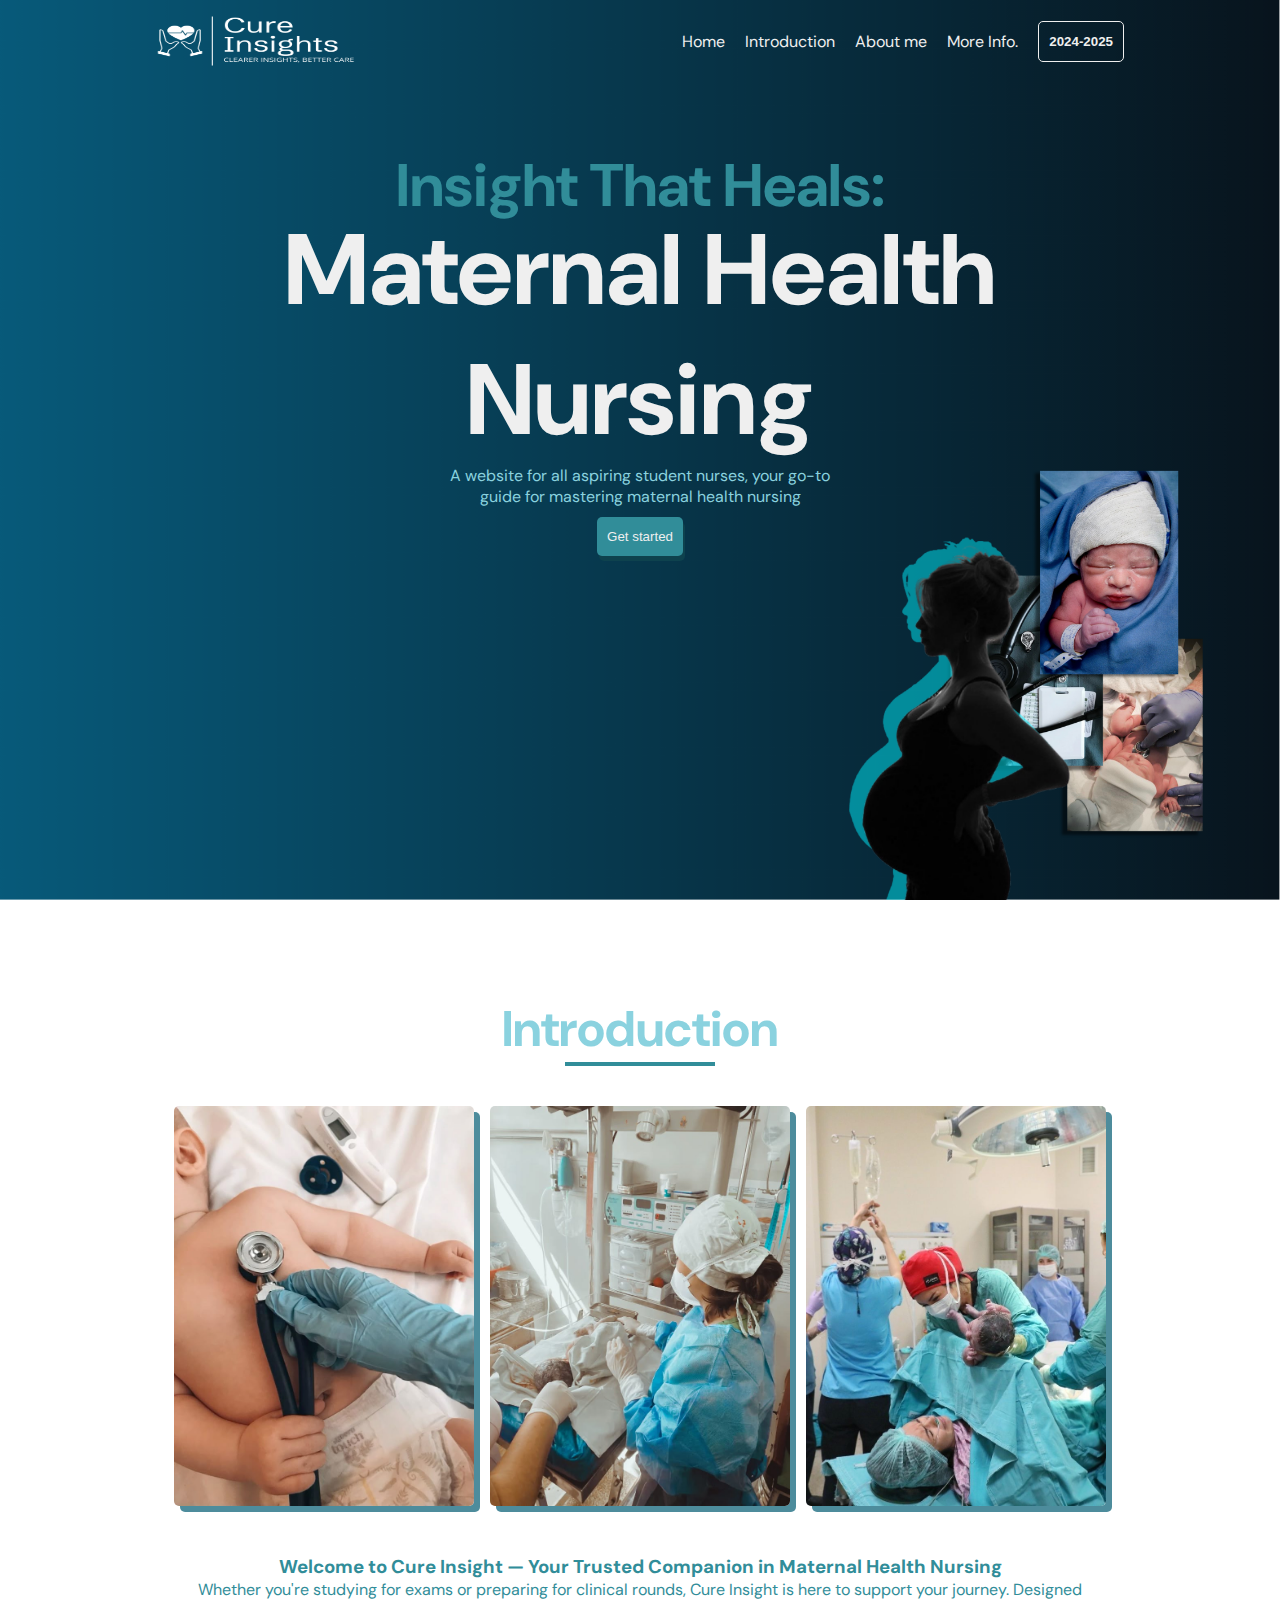
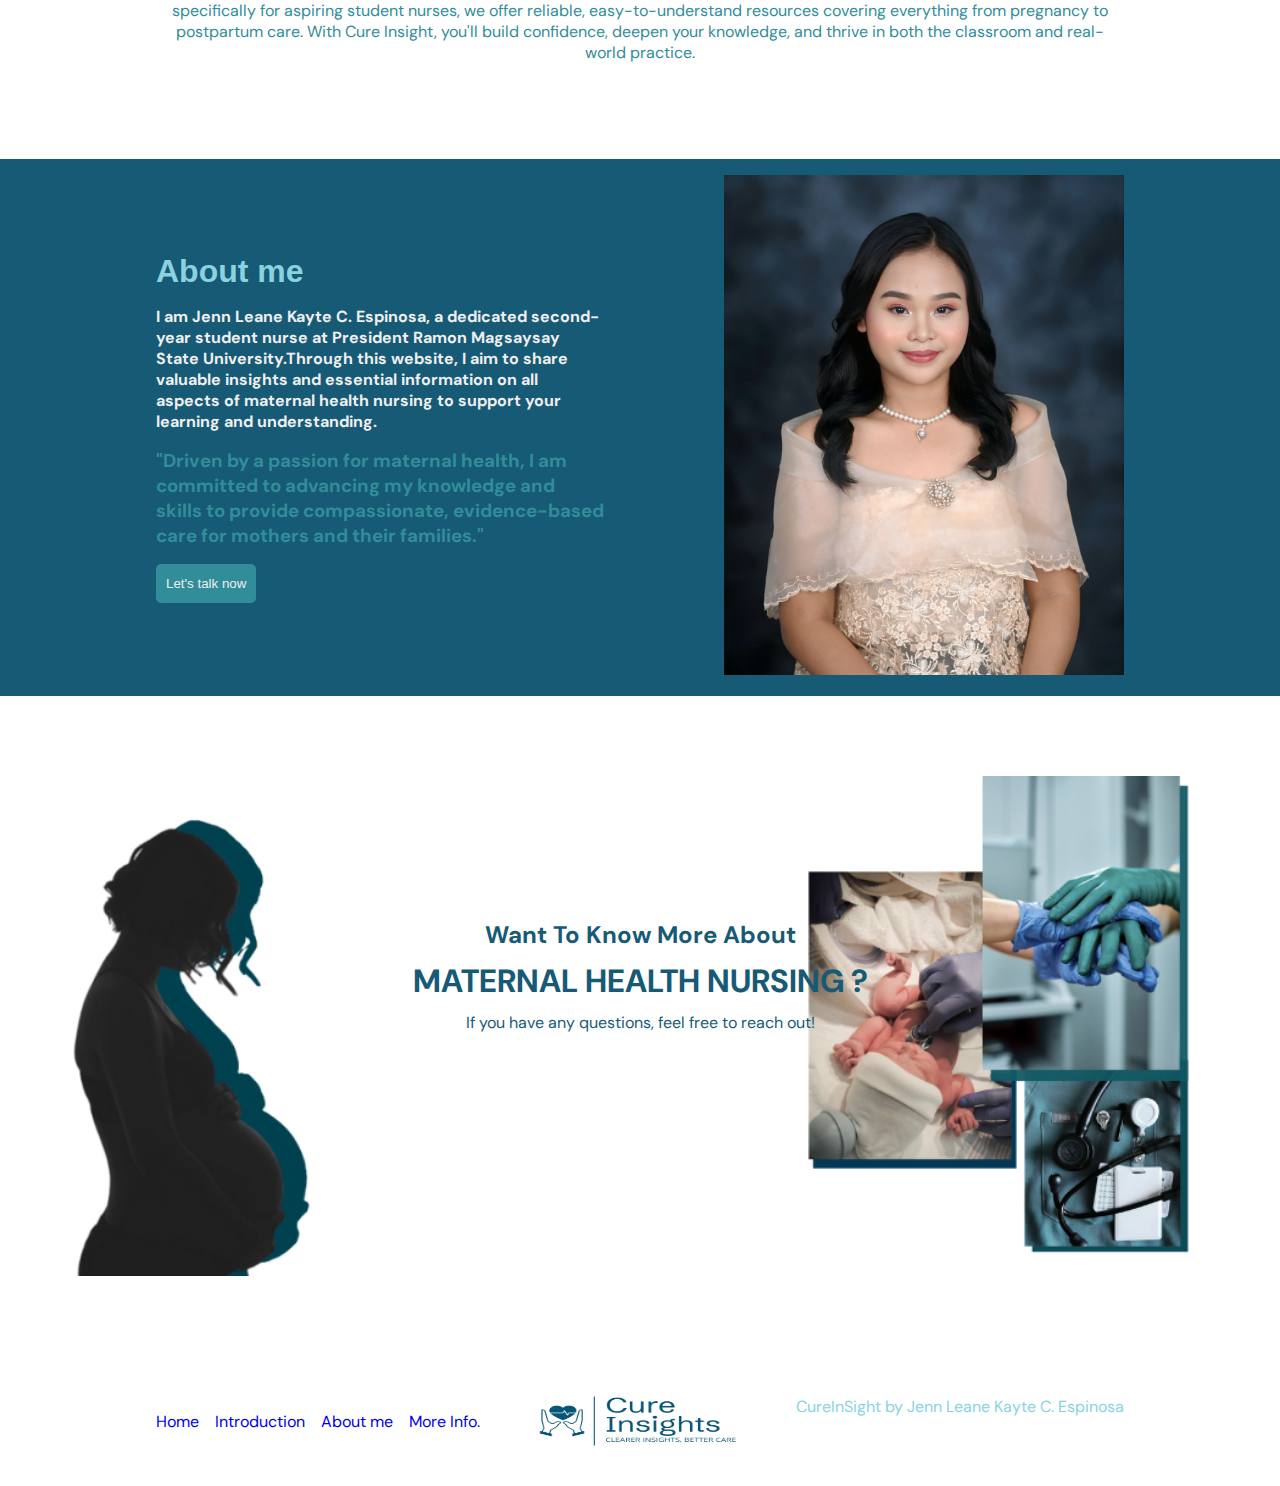
<file: index.html>
<!DOCTYPE html>
<html lang="en">
    <head>  
        <meta charset="UTF-8"/>
        <meta name="viewport" content="with=device-width, initial-scale=1.0"/>
        <title>Cure inSight </title>
        <link rel="stylesheet" href="mystyle.css"/>
    </head>
    <body>
       <div id="main">
        <div class="container">
          <nav>
            <img src="cureinsight.png"  height="50px" width="200px"  class="mainlogo">
            <ul class="nav-list">
              <li><a href="Home.html">Home</a></li>
              <li><a href="Introduction.html">Introduction</a></li>
              <li><a href="About Me.html">About me</a></li>
              <li><a href="More Info.html">More Info.</a></li>
              <li><button class="btn btn-secondary">2024-2025</button></li>
            </ul>
            <img src="menubutton.png" class="menu-btn">
          </nav>
        <div class="main-content">
          <h1 class="intro-heading">Insight That Heals:</h1>
          <h1 class="main-heading">Maternal Health Nursing</h1>
          <p> 
            A website for all aspiring student nurses,
             your go-to guide for mastering maternal health nursing
          </p>
          <a href="getstarted.html"><button class="btn btn-primary">Get started</button></a> 
        </div>
        </div>
        </div>
      </section>
       <section id="Introduction">
         <div class="container">
          <div class="section-title">
            <h1>Introduction</h1>
            <div class="line"></div>
          <div class="Introduction">
            <div class="picture1">
            <img src="jen28.jpg" height="400px" width="300px">
            <img src="jen37.jpg"height="400px" width="300px">
            <img src="jen29.jpg"height="400px" width="300px">
          </div>
           </div>
           <div class="intro-head">
            <h3 class="intro">Welcome to Cure Insight — Your Trusted Companion in Maternal Health Nursing</h3>
            <p> Whether you're studying for exams or preparing for clinical rounds, Cure Insight is here to support your journey. 
              Designed specifically for aspiring student nurses, we offer reliable, easy-to-understand resources covering everything 
              from pregnancy to postpartum care. With Cure Insight, you'll build confidence,
              deepen your knowledge, and thrive in both the classroom and real-world practice.</p>
              </div>

              </div>
         
  
       </section>
       <section id="About-me">
        <div class="container">
        <div class="about-content">
          <h1>About me</h1>
          <h4> I am Jenn Leane Kayte C. Espinosa, a dedicated second-year student nurse
             at President Ramon Magsaysay State University.Through this website, 
             I aim to share valuable insights and essential information on all aspects of maternal health nursing to support your 
             learning and understanding.

 </h4>
             <h3 class="waw" >"Driven by a passion for maternal health, I am committed to advancing my knowledge
               and skills to provide compassionate, evidence-based care for mothers and their families."</h3>
               <button class="btn btn-tertiary">Let's talk now</button>
               </div>
       
        <div class="about-image">
          <img src="profile 2.jpg" height="500px" width="400px">
     
            </div>
          </div>
       </section>

      <section id="More-Infos">
        <div class="container">
          <h2> Want To Know More About</h2>
          <h1> MATERNAL HEALTH NURSING ?</h1>
          <p> If you have any questions, feel free to reach out!</p>
        </div>
      </section>
      <footer>
        <div class="container">
          <ul class="footer-links">
             <li><a href="Home.html">Home</a></li>
              <li><a href="Introduction.html">Introduction</a></li>
              <li><a href="About Me.html">About me</a></li>
              <li><a href="More Info.html">More Info.</a></li>
          </ul>
          <img src="cureinsightlogoblue.png" height="50px" width="200px" class="footerlogo">
          <p> CureInSight by Jenn Leane Kayte C. Espinosa</p>
        </div>
      </footer>
      <script>
        const navbtn = document.querySelector('.menu-btn')
        const navList = document.querySelector('.nav-list')

        navBtn.addEventListener('click', function(){
          navList.classList.toggle('active')} )
      </script>

      </body>
      </html>
</file>
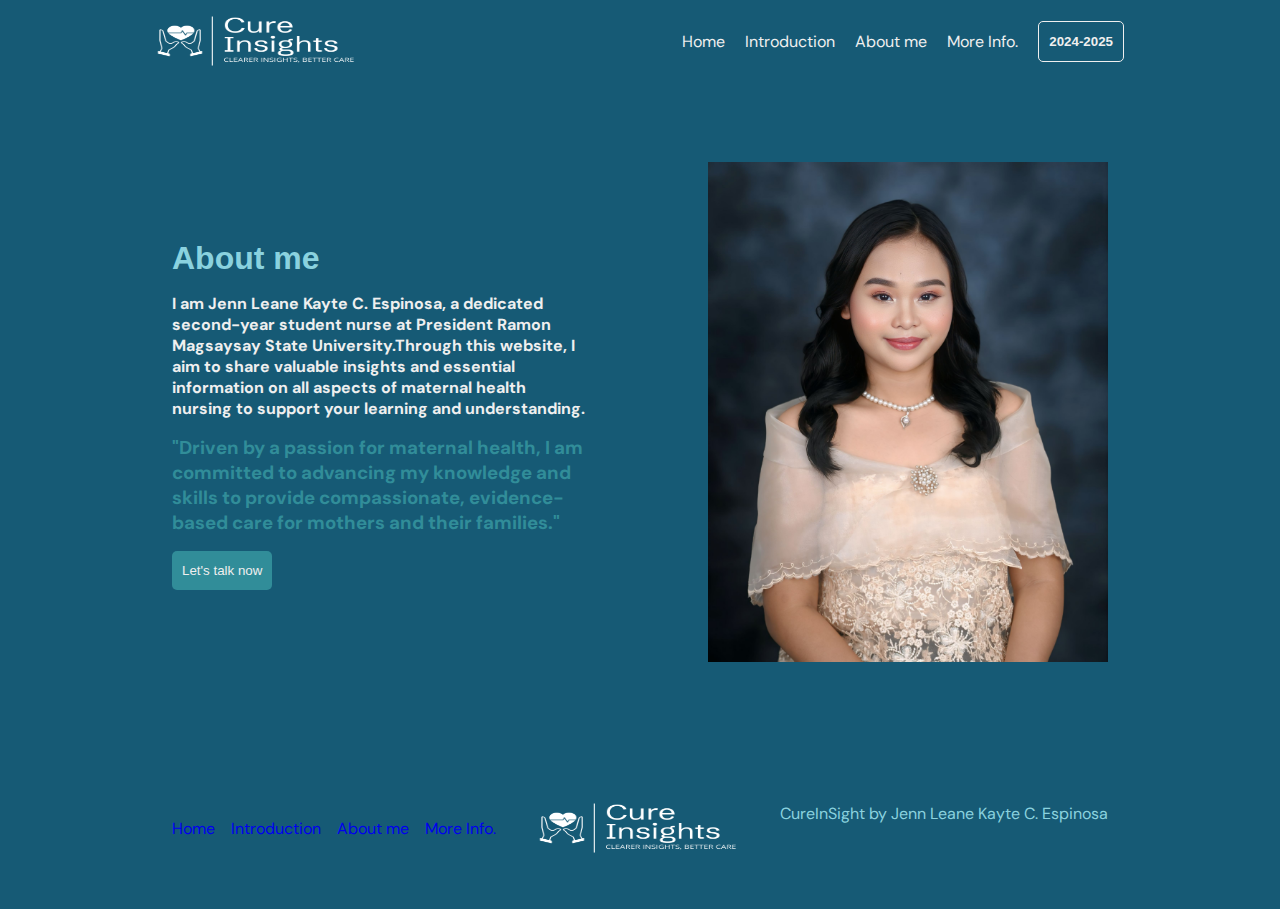
<file: About Me.html>
<!DOCTYPE html>
<html lang="en">
    <head>  
        <meta charset="UTF-8"/>
        <meta name="viewport" content="with=device-width, initial-scale=1.0"/>
        <title>Cure inSight </title>
        <link rel="stylesheet" href="mystyle.css"/>
    </head>
    <body>
       <div id="main2">
        <div class="container">
          <nav>
            <img src="cureinsight.png"  height="50px" width="200px"  class="mainlogo">
            <ul class="nav-list">
              <li><a href="Home.html">Home</a></li>
              <li><a href="Introduction.html">Introduction</a></li>
              <li><a href="About Me.html">About me</a></li>
              <li><a href="More Info.html">More Info.</a></li>
              <li><button class="btn btn-secondary">2024-2025</button></li>
            </ul>
            <img src="menubutton.png" class="menu-btn">
          </nav>
          <section id="About-me">
        <div class="container">
        <div class="about-content">
          <h1>About me</h1>
          <h4> I am Jenn Leane Kayte C. Espinosa, a dedicated second-year student nurse
             at President Ramon Magsaysay State University.Through this website, 
             I aim to share valuable insights and essential information on all aspects of maternal health nursing to support your 
             learning and understanding.

 </h4>
             <h3 class="waw" >"Driven by a passion for maternal health, I am committed to advancing my knowledge
               and skills to provide compassionate, evidence-based care for mothers and their families."</h3>
               <button class="btn btn-tertiary">Let's talk now</button>
               </div>
       
        <div class="about-image">
          <img src="profile 2.jpg" height="500px" width="400px">
     
            </div>
          </div>
       </section>
          <footer>
        <div class="container">
          <ul class="footer-links">
             <li><a href="Home.html">Home</a></li>
              <li><a href="Introduction.html">Introduction</a></li>
              <li><a href="About Me.html">About me</a></li>
              <li><a href="More Info.html">More Info.</a></li>
          </ul>
          <img src="cureinsight.png" height="50px" width="200px" class="footerlogo">
          <p> CureInSight by Jenn Leane Kayte C. Espinosa</p>
        </div>
      </footer>
      <script>
        const navbtn = document.querySelector('.menu-btn')
        const navList = document.querySelector('.nav-list')

        navBtn.addEventListener('click', function(){
          navList.classList.toggle('active')} )
      </script>

      </body>
      </html>
</file>
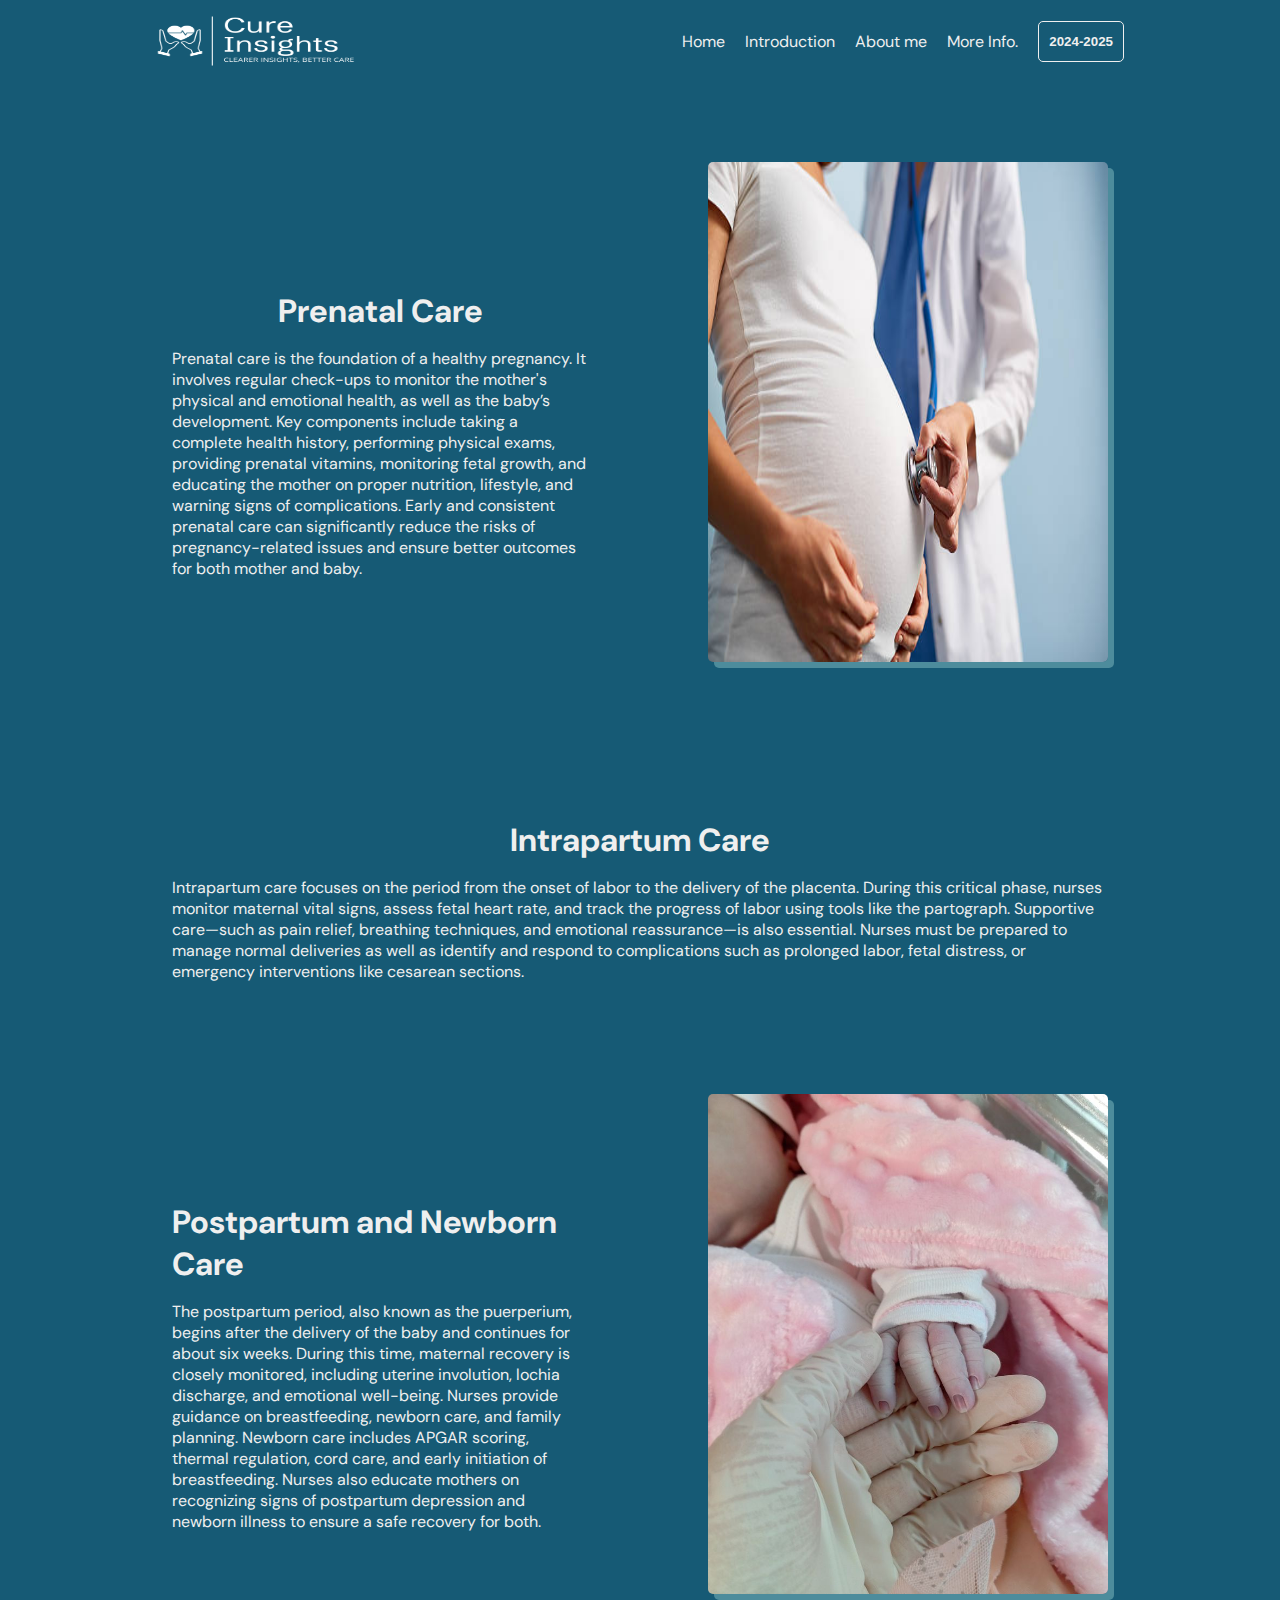
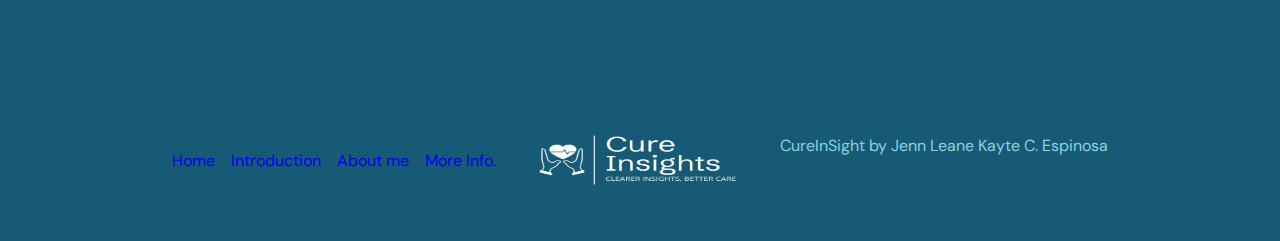
<file: getstarted.html>
<!DOCTYPE html>
<html lang="en">
    <head>  
        <meta charset="UTF-8"/>
        <meta name="viewport" content="with=device-width, initial-scale=1.0"/>
        <title>Cure inSight </title>
        <link rel="stylesheet" href="mystyle.css"/>
    </head>
    <body>
       <div id="main2">
        <div class="container">
          <nav>
            <img src="cureinsight.png"  height="50px" width="200px"  class="mainlogo">
            <ul class="nav-list">
              <li><a href="Home.html">Home</a></li>
              <li><a href="Introduction.html">Introduction</a></li>
              <li><a href="About Me.html">About me</a></li>
              <li><a href="More Info.html">More Info.</a></li>
              <li><button class="btn btn-secondary">2024-2025</button></li>
            </ul>
            <img src="menubutton.png" class="menu-btn">
          </nav>
        <section id="TOPIC1">
            <div class="container">
                <div class="topic-content">
                    <h1> Prenatal Care</h1>
          <p> Prenatal care is the foundation of a healthy pregnancy.
             It involves regular check-ups to monitor the mother's physical and emotional health, as well as the baby’s development. 
             Key components include taking a complete health history, performing physical exams, providing prenatal vitamins, 
             monitoring fetal growth, and educating the mother on proper nutrition, lifestyle, and warning signs of complications. 
             Early and consistent prenatal care can significantly reduce the risks of pregnancy-related issues and ensure better 
             outcomes for both mother and baby.</p>
                </div>
                <div class="pic">
                    <img src="pic3.jpg" height="500px" width="400px">
                </div>
            </div>
        </section>
   <section id="TOPIC1">
            <div class="container">
                <div class="topic-content">
                    <h1>Intrapartum Care</h1>
          <p> Intrapartum care focuses on the period from the onset of labor to the delivery of the placenta.
             During this critical phase, nurses monitor maternal vital signs, assess fetal heart rate, and track the progress of 
             labor using tools like the partograph. Supportive care—such as pain relief, breathing techniques, 
             and emotional reassurance—is also essential. Nurses must be prepared to manage normal deliveries as well as
              identify and respond to complications such as prolonged labor, fetal distress, or emergency interventions like 
              cesarean sections.</p>
                </div>
            </div>
        </section>
        
    <section id="TOPIC1">
            <div class="container">
                <div class="topic-content">
                    <h1>Postpartum and Newborn Care</h1>
          <p> The postpartum period, also known as the puerperium,
             begins after the delivery of the baby and continues for about six weeks.
              During this time, maternal recovery is closely monitored, including uterine involution, lochia discharge,
               and emotional well-being. Nurses provide guidance on breastfeeding, newborn care, and family planning.
                Newborn care includes APGAR scoring, thermal regulation, cord care, and early initiation of breastfeeding. 
                Nurses also educate mothers on recognizing signs of postpartum depression and newborn
                 illness to ensure a safe recovery for both.</p>
                </div>
                <div class="pic">
                    <img src="jen27.jpg" height="500px" width="400px">
                </div>
            </div>
        </section>
           <footer>
        <div class="container">
          <ul class="footer-links">
             <li><a href="Home.html">Home</a></li>
              <li><a href="Introduction.html">Introduction</a></li>
              <li><a href="About Me.html">About me</a></li>
              <li><a href="More Info.html">More Info.</a></li>
          </ul>
          <img src="cureinsight.png" height="50px" width="200px" class="footerlogo">
          <p> CureInSight by Jenn Leane Kayte C. Espinosa</p>
        </div>
      </footer>
      <script>
        const navbtn = document.querySelector('.menu-btn')
        const navList = document.querySelector('.nav-list')

        navBtn.addEventListener('click', function(){
          navList.classList.toggle('active')} )
      </script>

      </body>
      </html>
</file>
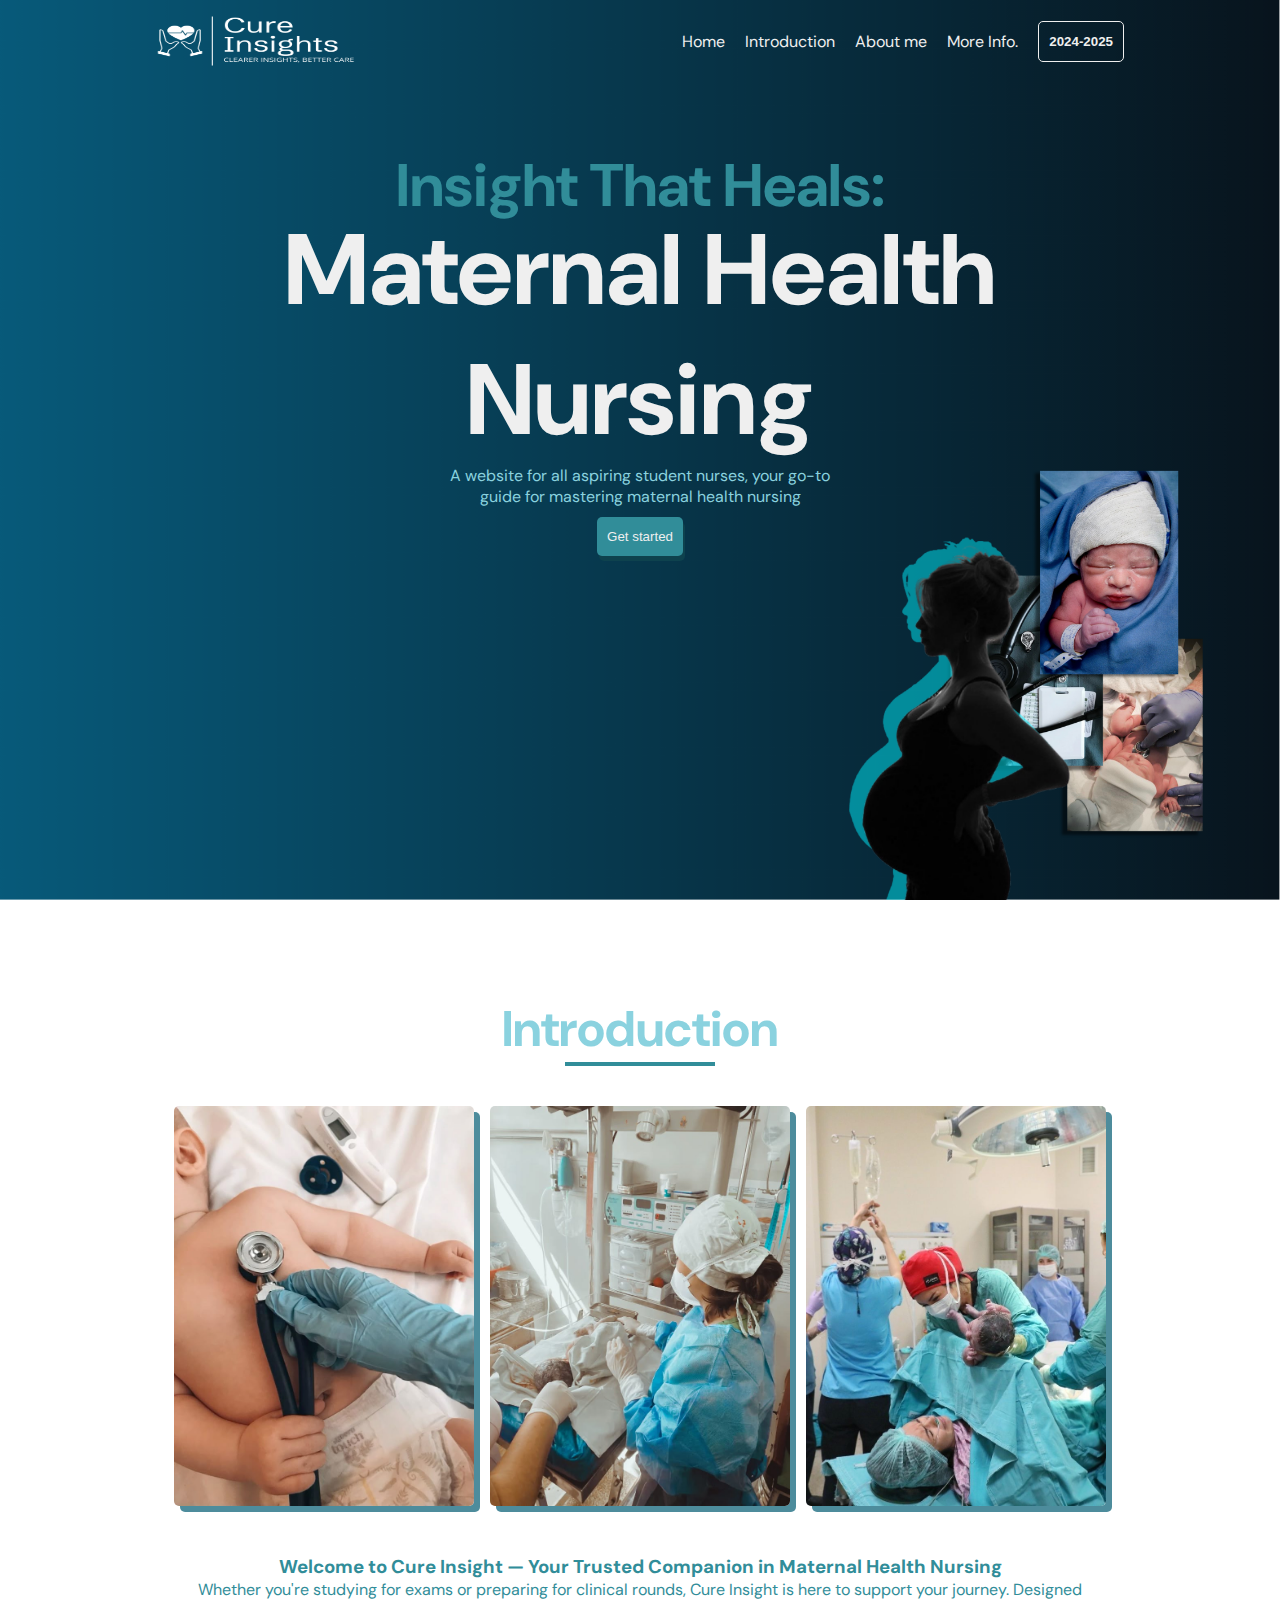
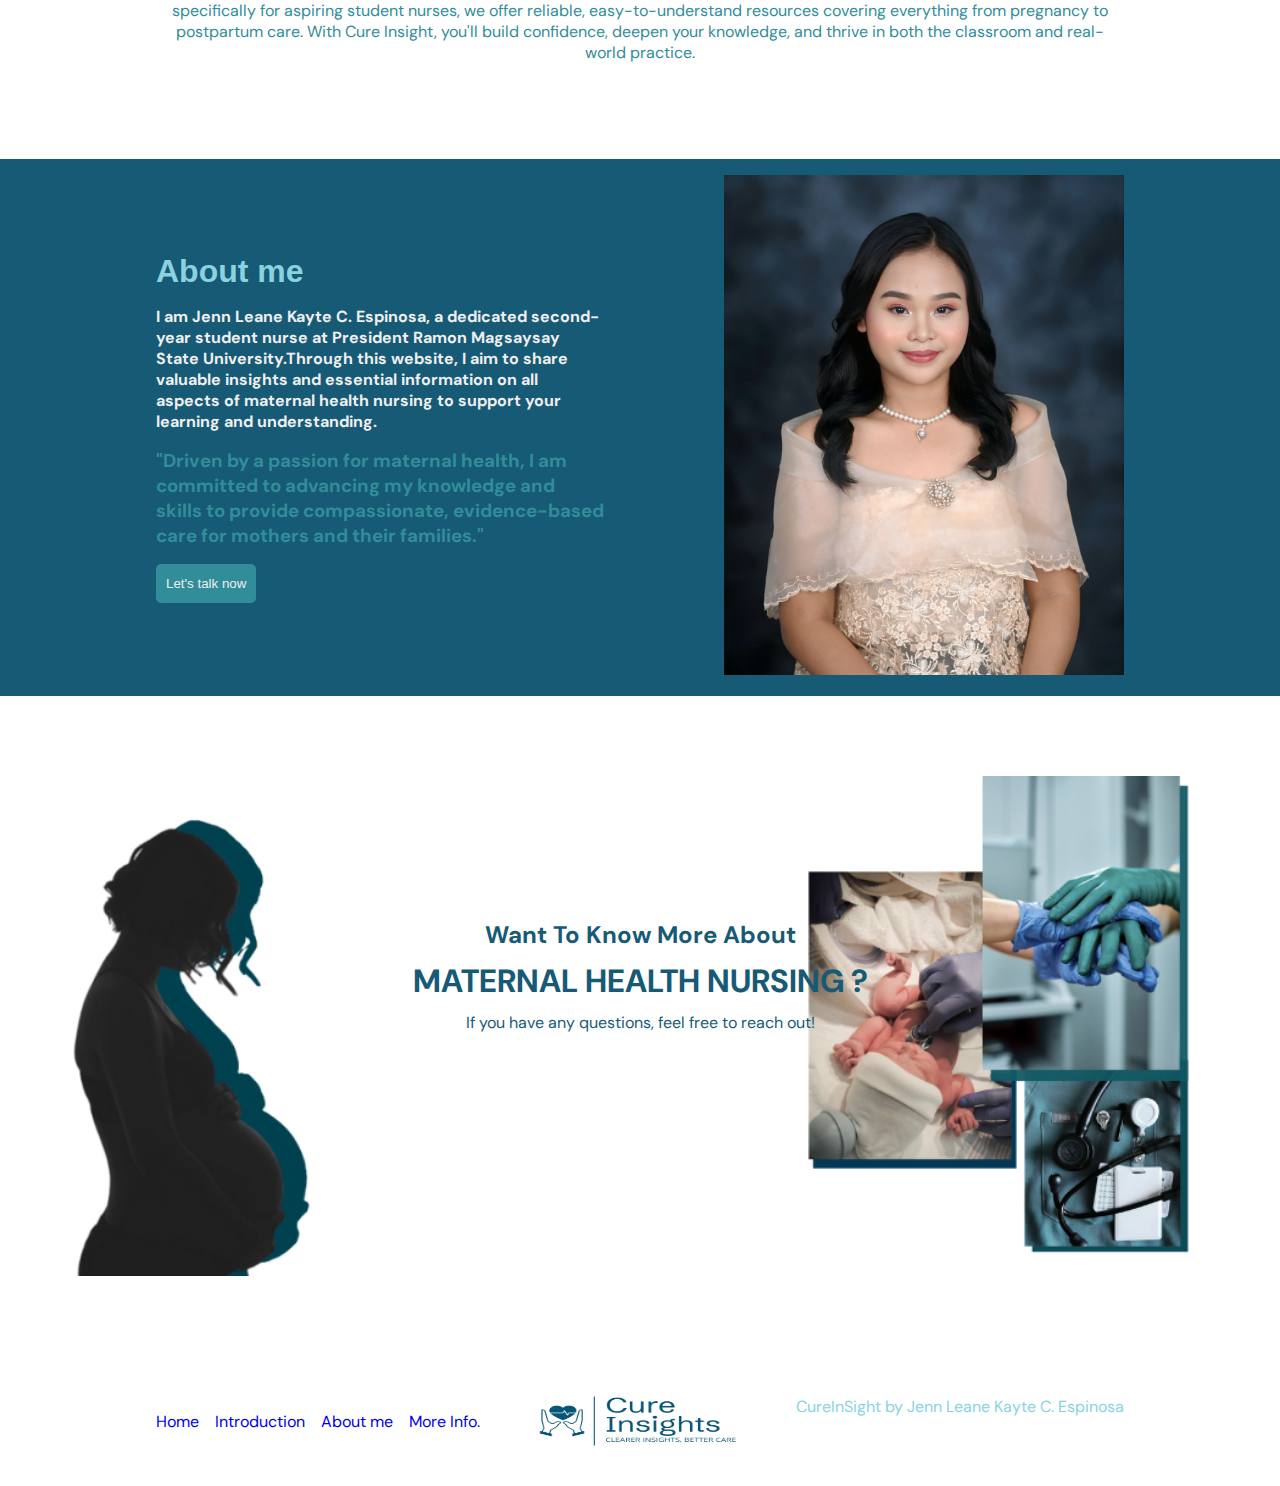
<file: Home.html>
<!DOCTYPE html>
<html lang="en">
    <head>  
        <meta charset="UTF-8"/>
        <meta name="viewport" content="with=device-width, initial-scale=1.0"/>
        <title>Cure inSight </title>
        <link rel="stylesheet" href="mystyle.css"/>
    </head>
    <body>
       <div id="main">
        <div class="container">
          <nav>
            <img src="cureinsight.png"  height="50px" width="200px"  class="mainlogo">
            <ul class="nav-list">
              <li><a href="Home.html">Home</a></li>
              <li><a href="Introduction.html">Introduction</a></li>
              <li><a href="About Me.html">About me</a></li>
              <li><a href="More Info.html">More Info.</a></li>
              <li><button class="btn btn-secondary">2024-2025</button></li>
            </ul>
            <img src="menubutton.png" class="menu-btn">
          </nav>
        <div class="main-content">
          <h1 class="intro-heading">Insight That Heals:</h1>
          <h1 class="main-heading">Maternal Health Nursing</h1>
          <p> 
            A website for all aspiring student nurses,
             your go-to guide for mastering maternal health nursing
          </p>
          <a href="getstarted.html"><button class="btn btn-primary">Get started</button></a> 
        </div>
        </div>
        </div>
      </section>
       <section id="Introduction">
         <div class="container">
          <div class="section-title">
            <h1>Introduction</h1>
            <div class="line"></div>
          <div class="Introduction">
            <div class="picture1">
            <img src="jen28.jpg" height="400px" width="300px">
            <img src="jen37.jpg"height="400px" width="300px">
            <img src="jen29.jpg"height="400px" width="300px">
          </div>
           </div>
           <div class="intro-head">
            <h3 class="intro">Welcome to Cure Insight — Your Trusted Companion in Maternal Health Nursing</h3>
            <p> Whether you're studying for exams or preparing for clinical rounds, Cure Insight is here to support your journey. 
              Designed specifically for aspiring student nurses, we offer reliable, easy-to-understand resources covering everything 
              from pregnancy to postpartum care. With Cure Insight, you'll build confidence,
              deepen your knowledge, and thrive in both the classroom and real-world practice.</p>
              </div>

              </div>
         
  
       </section>
       <section id="About-me">
        <div class="container">
        <div class="about-content">
          <h1>About me</h1>
          <h4> I am Jenn Leane Kayte C. Espinosa, a dedicated second-year student nurse
             at President Ramon Magsaysay State University.Through this website, 
             I aim to share valuable insights and essential information on all aspects of maternal health nursing to support your 
             learning and understanding.

 </h4>
             <h3 class="waw" >"Driven by a passion for maternal health, I am committed to advancing my knowledge
               and skills to provide compassionate, evidence-based care for mothers and their families."</h3>
               <button class="btn btn-tertiary">Let's talk now</button>
               </div>
       
        <div class="about-image">
          <img src="profile 2.jpg" height="500px" width="400px">
     
            </div>
          </div>
       </section>

      <section id="More-Infos">
        <div class="container">
          <h2> Want To Know More About</h2>
          <h1> MATERNAL HEALTH NURSING ?</h1>
          <p> If you have any questions, feel free to reach out!</p>
        </div>
      </section>
      <footer>
        <div class="container">
          <ul class="footer-links">
             <li><a href="Home.html">Home</a></li>
              <li><a href="Introduction.html">Introduction</a></li>
              <li><a href="About Me.html">About me</a></li>
              <li><a href="More Info.html">More Info.</a></li>
          </ul>
          <img src="cureinsightlogoblue.png" height="50px" width="200px" class="footerlogo">
          <p> CureInSight by Jenn Leane Kayte C. Espinosa</p>
        </div>
      </footer>
      <script>
        const navbtn = document.querySelector('.menu-btn')
        const navList = document.querySelector('.nav-list')

        navBtn.addEventListener('click', function(){
          navList.classList.toggle('active')} )
      </script>

      </body>
      </html>
</file>
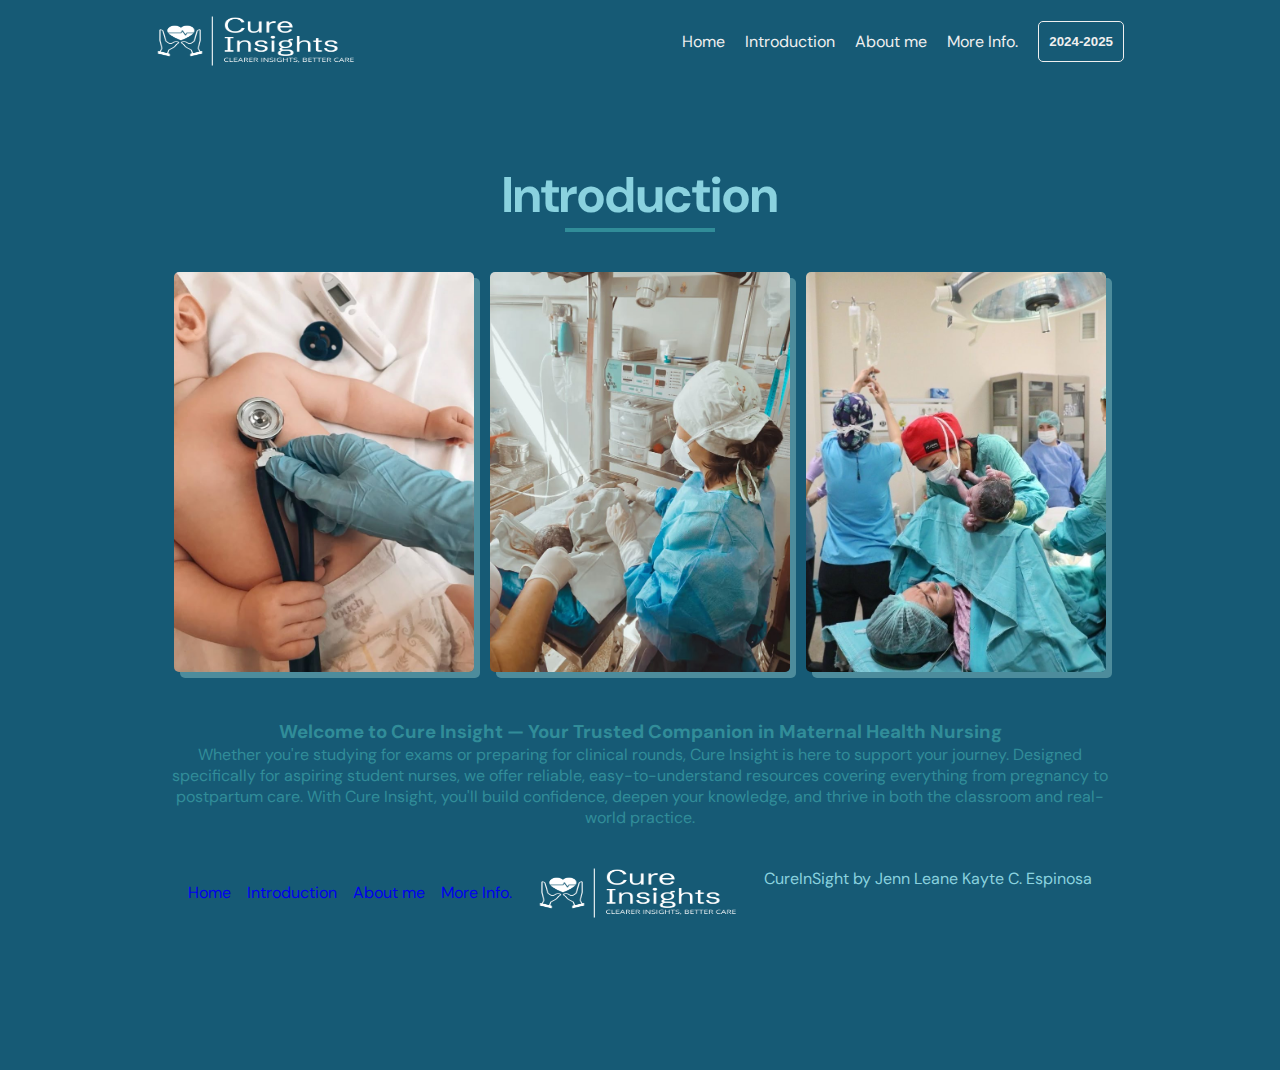
<file: Introduction.html>
<!DOCTYPE html>
   <!DOCTYPE html>
<html lang="en">
    <head>  
        <meta charset="UTF-8"/>
        <meta name="viewport" content="with=device-width, initial-scale=1.0"/>
        <title>Cure inSight </title>
        <link rel="stylesheet" href="mystyle.css"/>
    </head>
    <body>
       <div id="main2">
        <div class="container">
          <nav>
            <img src="cureinsight.png"  height="50px" width="200px"  class="mainlogo">
            <ul class="nav-list">
              <li><a href="Home.html">Home</a></li>
              <li><a href="Introduction.html">Introduction</a></li>
              <li><a href="About Me.html">About me</a></li>
              <li><a href="More Info.html">More Info.</a></li>
              <li><button class="btn btn-secondary">2024-2025</button></li>
            </ul>
            <img src="menubutton.png" class="menu-btn">
          </nav>

      </section>
       <section id="Introduction">
         <div class="container">
          <div class="section-title">
            <h1>Introduction</h1>
            <div class="line"></div>
          <div class="Introduction">
            <div class="picture1">
            <img src="jen28.jpg" height="400px" width="300px">
            <img src="jen37.jpg"height="400px" width="300px">
            <img src="jen29.jpg"height="400px" width="300px">
          </div>
           </div>
           <div class="intro-head">
            <h3 class="intro">Welcome to Cure Insight — Your Trusted Companion in Maternal Health Nursing</h3>
            <p> Whether you're studying for exams or preparing for clinical rounds, Cure Insight is here to support your journey. 
              Designed specifically for aspiring student nurses, we offer reliable, easy-to-understand resources covering everything 
              from pregnancy to postpartum care. With Cure Insight, you'll build confidence,
              deepen your knowledge, and thrive in both the classroom and real-world practice.</p>
              </div>
       <footer>
        <div class="container">
          <ul class="footer-links">
             <li><a href="Home.html">Home</a></li>
              <li><a href="Introduction.html">Introduction</a></li>
              <li><a href="About Me.html">About me</a></li>
              <li><a href="More Info.html">More Info.</a></li>
          </ul>
          <img src="cureinsight.png" height="50px" width="200px" class="footerlogo">
          <p> CureInSight by Jenn Leane Kayte C. Espinosa</p>
        </div>
      </footer>
      <script>
        const navbtn = document.querySelector('.menu-btn')
        const navList = document.querySelector('.nav-list')

        navBtn.addEventListener('click', function(){
          navList.classList.toggle('active')} )
      </script>
      </body>
      </html>
</file>
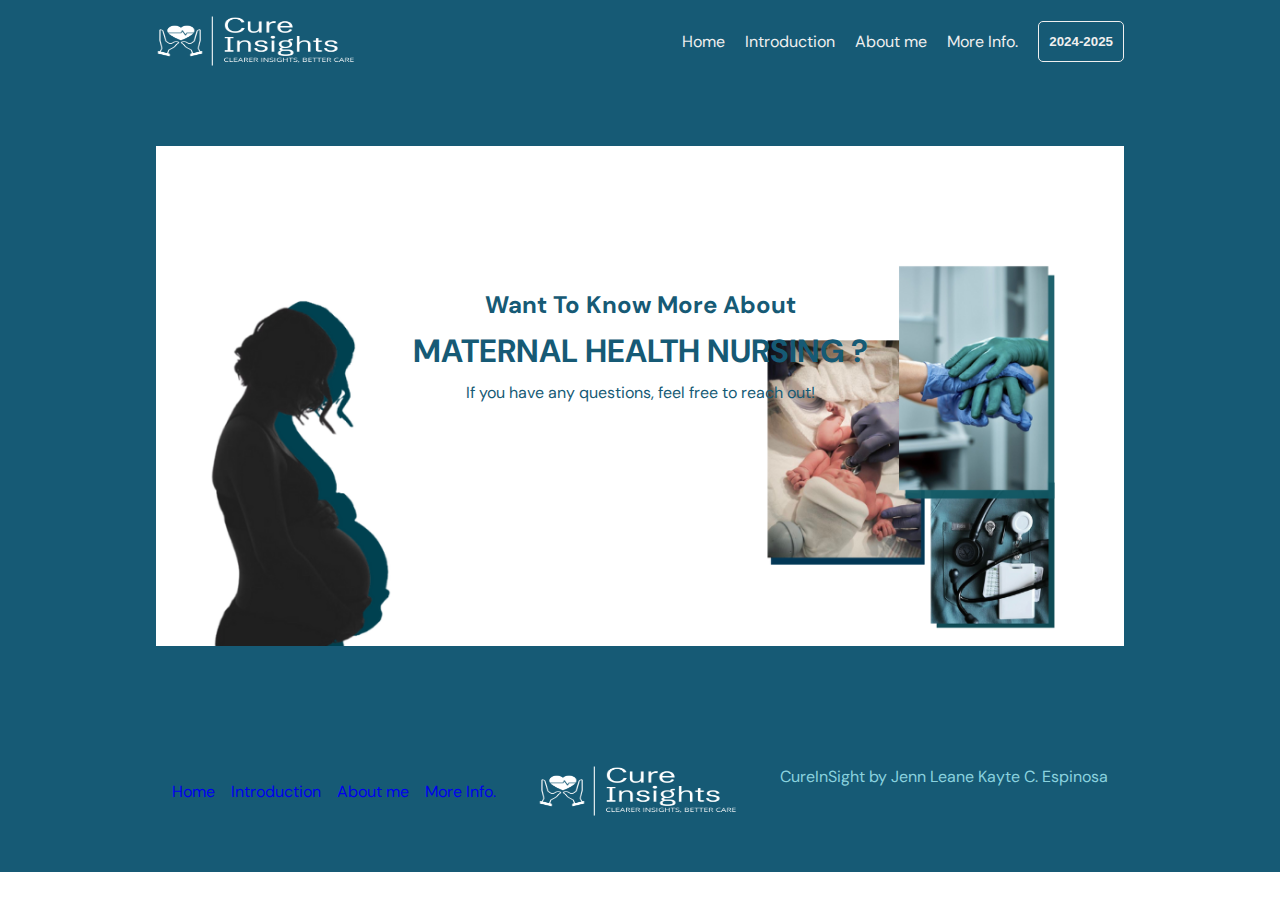
<file: More Info.html>
<!DOCTYPE html>
<html lang="en">
    <head>  
        <meta charset="UTF-8"/>
        <meta name="viewport" content="with=device-width, initial-scale=1.0"/>
        <title>Cure inSight </title>
        <link rel="stylesheet" href="mystyle.css"/>
    </head>
    <body>
       <div id="main2">
        <div class="container">
          <nav>
            <img src="cureinsight.png"  height="50px" width="200px"  class="mainlogo">
            <ul class="nav-list">
              <li><a href="Home.html">Home</a></li>
              <li><a href="Introduction.html">Introduction</a></li>
              <li><a href="About Me.html">About me</a></li>
              <li><a href="More Info.html">More Info.</a></li>
              <li><button class="btn btn-secondary">2024-2025</button></li>
            </ul>
            <img src="menubutton.png" class="menu-btn">
          </nav>

      <section id="More-Infos">
        <div class="container">
          <h2> Want To Know More About</h2>
          <h1> MATERNAL HEALTH NURSING ?</h1>
          <p> If you have any questions, feel free to reach out!</p>
        </div>
      </section>
      
      <footer>
        <div class="container">
          <ul class="footer-links">
             <li><a href="Home.html">Home</a></li>
              <li><a href="Introduction.html">Introduction</a></li>
              <li><a href="About Me.html">About me</a></li>
              <li><a href="More Info.html">More Info.</a></li>
          </ul>
          <img src="cureinsight.png" height="50px" width="200px" class="footerlogo">
          <p> CureInSight by Jenn Leane Kayte C. Espinosa</p>
        </div>
      </footer>
      <script>
        const navbtn = document.querySelector('.menu-btn')
        const navList = document.querySelector('.nav-list')

        navBtn.addEventListener('click', function(){
          navList.classList.toggle('active')} )
      </script>

      </body>
      </html>
</file>
<file: mystyle.css>
@import url('https://fonts.googleapis.com/css2?family=DM+Sans:ital,opsz,wght@0,9..40,100..1000;1,9..40,100..1000&family=Fjalla+One&family=Meow+Script&family=Parisienne&family=Roboto+Condensed:ital,wght@0,100..900;1,100..900&display=swap');

 *{
    margin: 0;
    padding: 0;
    box-sizing: border-box;
 }
 :root {
    --primary: #8ad2df;
    --secondary: #318d99;
    --tertiary:  #165a75;
    --white: #efefef;
 }

 body {
    font-family:"Dm Sans", sans-serif; color: var(--primary)
 }

 #main {
    background-image: url(BGPIC5.png);
    min-height: 100vh;
    background-position: bottom center;
    background-size: cover;
 }

#main2{
    background-color:var(--tertiary);
    min-height: 80px;
}

#TOPIC1 .container{     
    display: flex;
    align-items: center;
    justify-content: space-between;
    gap: 120px;
    color: var(--white)
}

.topic-content{
     margin-top: 40px;
    display: flex;
    justify-content: center;
    gap: 16px;
    flex-wrap: wrap;
}

.pic img {
    max-width: 1000px;
    border-radius: 5px;
    transition: transform 0.3s ease;
    box-shadow: 6px 6px#4d8c9c; 
}

.pic img:hover{transform: scale(1.2);

}


a {
    text-decoration: none;
}

 .container {
    max-width: 1000px;
    padding: 16px;
    margin:auto
 }

 section {
    margin: 80px auto;

}

 nav {
    display: flex;
    justify-content: space-between;
 }

.nav-list {
    display: flex;
    list-style: none;
    gap: 20px;
    align-items: center;
}

.nav-list a{
 color: var(--white);
}

.btn {
    padding: 12px 10px;
    background:none;
    outline: none;
    cursor: pointer;
    border-radius: 5px;
}

.btn-secondary{
    border: 1px solid var(--white);
    color: var(--white);
    font-weight: bold;
}

.btn-primary {
    border:none;
    background: var(--secondary);
    color: var(--white);
     transition: transform 0.3s ease;
    box-shadow: 2px 5px#0e424e; 
}

.btn-primary :hover{
    transform: scale(1.2);
}

.btn-tertiary {
    border:none;
    background: var(--secondary);
    color: var(--white);
}

.main-content{
    display: flex;
    flex-direction: column;
    justify-content: center;
    margin-top: 80px;
    align-items: center;
}

.main-content .intro-heading {
    font-size: 60px;
      color: var(--secondary);
}

.main-content .main-heading {
    font-size: 100px;
   margin-top: -20px;
    color: var(--white);
   text-align: center;
}

.main-content p {
    max-width: 400px;
    margin-bottom: 10px;
     text-align: center;
}

.menu-btn{
    position: absolute;
    top: 10px;
    right: 10px;
    display: none;
    width: 30px
}

.section-title h1 {
    font-size: 50px;
    text-align: center;
}

.section-title .line{
    width: 150px;
    height: 4px;
    border: 10px;
    background: var(--secondary);
    margin: auto;
}

.picture1 {
    margin-top: 40px;
    display: flex;
    justify-content: center;
    gap: 16px;
    flex-wrap:wrap;
}

.picture1 img {
    max-width: 100%;
    border-radius: 5px;
    transition: transform 0.3s ease;
    box-shadow: 6px 6px#4d8c9c; 
}

.picture1 img:hover{transform: scale(1.2);

}

.intro-head{
    color: var(--secondary);
    text-align: center;
}

.intro-head .intro {
    margin-top: 5%;
    
}

#About-me{
    background-color: var(--tertiary)
}

#About-me .container {
    display: flex;
    align-items: center;
    justify-content: space-between;
    gap: 120px;
    color: var(--white)
}

#About-me .container .about-content{
    max-width: 500px;
    display: flex;
    flex-direction: column;
    gap: 16px;
    align-items: start;
}

#About-me .container .about-content h1 {
    color: var(--primary);
    font-family:Verdana, Geneva, Tahoma, sans-serif
}

.waw {
    color: var(--secondary) 
}

#More-Infos{
    min-height: 500px;
    background-image: url(bgfooter2.png);
    background-position: bottom center;
    background-size: cover;
}

#More-Infos .container {
    max-width: 500px;
    display: flex;
    flex-direction: column;
    gap: 10px;
    align-items:center;
    justify-content: center;
    height: 400px;
    color: #165a75;
}

footer .container {
    display: flex;
    padding: 40px 16px;
    justify-content: space-between;

}

.footer-links {
    display: flex;
    align-items: center;
    gap: 16px;
    list-style: none;
    color: #165a75;
}

@media screen and (max-width:520px) {
    .menu-btn {
        display: block;
    }
    .nav-list{
        flex-direction: column;
        background: #90c7d4;
        position: absolute;
        top: 0;
        right: -100px;
        width: 80%;
        height: 100vh;
        padding-top: 80px;
        transition: all 0.3s ease;
    }
    .nav-list.active {
        right: 0;

    }
    .nav-list li:not(last-child){
        text-align: left;
        width: 100%;
        padding: 10px 30px;
        border-bottom: 1px solid var(--white);  
      }
    #About-me .container {
        flex-direction: column;
        gap: 30px;
    }
}
</file>
